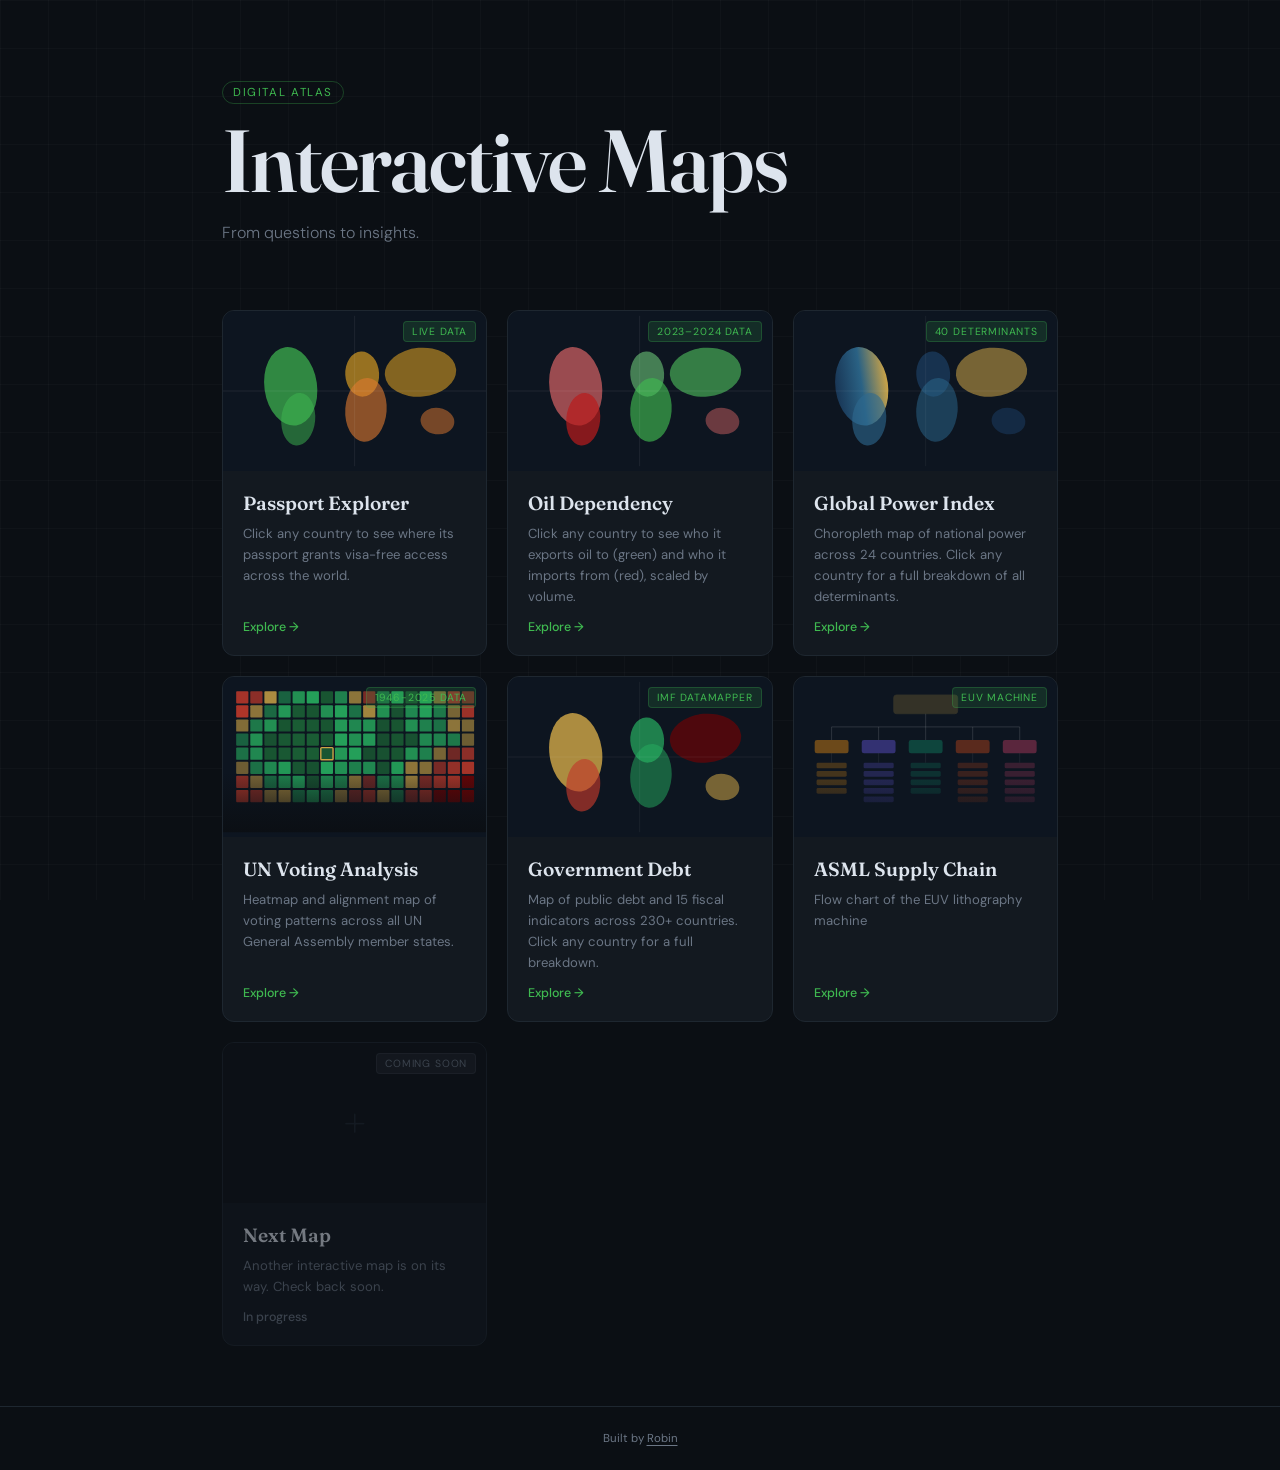
<file: index.html>
<!DOCTYPE html>
<html lang="en">
<head>
  <meta charset="UTF-8" />
  <meta name="viewport" content="width=device-width, initial-scale=1.0"/>
  <title>Digital Atlas</title>
  <link href="https://fonts.googleapis.com/css2?family=Fraunces:ital,opsz,wght@0,9..144,300;0,9..144,600;1,9..144,300&family=DM+Sans:wght@300;400;500&display=swap" rel="stylesheet">
  <link rel="stylesheet" href="shared.css">
  <link rel="stylesheet" href="home.css">
</head>
<body>

  <div class="bg-grid"></div>

  <main>
    <header>
      <div class="title-block">
        <span class="eyebrow">Digital Atlas</span>
        <h1>Interactive Maps</h1>
        <p class="subtitle">From questions to insights.</p>
      </div>
    </header>

    <section class="grid" id="map-grid">

      <!-- Passport Explorer -->
      <a class="card" href="passport-explorer/index.html">
        <div class="card-visual">
          <svg viewBox="0 0 280 160" xmlns="http://www.w3.org/2000/svg" class="preview-map">
            <!-- Rough continental silhouettes as decorative blobs -->
            <!-- Americas -->
            <ellipse cx="72" cy="75" rx="28" ry="42" fill="#3fb950" opacity="0.7" transform="rotate(-8 72 75)"/>
            <ellipse cx="80" cy="110" rx="18" ry="28" fill="#3fb950" opacity="0.5" transform="rotate(5 80 110)"/>
            <!-- Europe/Africa -->
            <ellipse cx="148" cy="62" rx="18" ry="24" fill="#d29922" opacity="0.7" transform="rotate(-3 148 62)"/>
            <ellipse cx="152" cy="100" rx="22" ry="34" fill="#e07a30" opacity="0.6" transform="rotate(4 152 100)"/>
            <!-- Asia -->
            <ellipse cx="210" cy="60" rx="38" ry="26" fill="#d29922" opacity="0.6" transform="rotate(-5 210 60)"/>
            <!-- Australia -->
            <ellipse cx="228" cy="112" rx="18" ry="14" fill="#e07a30" opacity="0.5" transform="rotate(8 228 112)"/>
            <!-- Grid lines -->
            <line x1="0" y1="80" x2="280" y2="80" stroke="rgba(255,255,255,0.08)" stroke-width="1"/>
            <line x1="140" y1="0" x2="140" y2="160" stroke="rgba(255,255,255,0.08)" stroke-width="1"/>
          </svg>
          <div class="card-tag">Live data</div>
        </div>
        <div class="card-body">
          <h2>Passport Explorer</h2>
          <p>Click any country to see where its passport grants visa-free access across the world.</p>
          <span class="card-link">Explore →</span>
        </div>
      </a>

      <!-- Oil Dependency -->
      <a class="card" href="oil-explorer/oil.html">
        <div class="card-visual">
          <svg viewBox="0 0 280 160" xmlns="http://www.w3.org/2000/svg" class="preview-map">
            <ellipse cx="72" cy="75" rx="28" ry="42" fill="#f87171" opacity="0.6" transform="rotate(-8 72 75)"/>
            <ellipse cx="80" cy="110" rx="18" ry="28" fill="#b91c1c" opacity="0.7" transform="rotate(5 80 110)"/>
            <ellipse cx="148" cy="62" rx="18" ry="24" fill="#7ee787" opacity="0.5" transform="rotate(-3 148 62)"/>
            <ellipse cx="152" cy="100" rx="22" ry="34" fill="#3fb950" opacity="0.65" transform="rotate(4 152 100)"/>
            <ellipse cx="210" cy="60" rx="38" ry="26" fill="#56d364" opacity="0.55" transform="rotate(-5 210 60)"/>
            <ellipse cx="228" cy="112" rx="18" ry="14" fill="#f87171" opacity="0.4" transform="rotate(8 228 112)"/>
            <line x1="0" y1="80" x2="280" y2="80" stroke="rgba(255,255,255,0.08)" stroke-width="1"/>
            <line x1="140" y1="0" x2="140" y2="160" stroke="rgba(255,255,255,0.08)" stroke-width="1"/>
          </svg>
          <div class="card-tag">2023–2024 data</div>
        </div>
        <div class="card-body">
          <h2>Oil Dependency</h2>
          <p>Click any country to see who it exports oil to (green) and who it imports from (red), scaled by volume.</p>
          <span class="card-link">Explore →</span>
        </div>
      </a>

      <!-- Power Index -->
      <a class="card" href="ray-dalio map/rd.html">
        <div class="card-visual">
          <svg viewBox="0 0 280 160" xmlns="http://www.w3.org/2000/svg" class="preview-map">
            <defs>
              <linearGradient id="pg" x1="0%" y1="0%" x2="100%" y2="0%">
                <stop offset="0%" style="stop-color:#1a3a5c"/>
                <stop offset="50%" style="stop-color:#2d6a8f"/>
                <stop offset="100%" style="stop-color:#e2b44b"/>
              </linearGradient>
            </defs>
            <ellipse cx="72" cy="75" rx="28" ry="42" fill="url(#pg)" opacity="0.9" transform="rotate(-8 72 75)"/>
            <ellipse cx="80" cy="110" rx="18" ry="28" fill="#2d6a8f" opacity="0.6" transform="rotate(5 80 110)"/>
            <ellipse cx="148" cy="62" rx="18" ry="24" fill="#1a3a5c" opacity="0.8" transform="rotate(-3 148 62)"/>
            <ellipse cx="152" cy="100" rx="22" ry="34" fill="#2d6a8f" opacity="0.5" transform="rotate(4 152 100)"/>
            <ellipse cx="210" cy="60" rx="38" ry="26" fill="#e2b44b" opacity="0.5" transform="rotate(-5 210 60)"/>
            <ellipse cx="228" cy="112" rx="18" ry="14" fill="#1a3a5c" opacity="0.6" transform="rotate(8 228 112)"/>
            <line x1="0" y1="80" x2="280" y2="80" stroke="rgba(255,255,255,0.06)" stroke-width="1"/>
            <line x1="140" y1="0" x2="140" y2="160" stroke="rgba(255,255,255,0.06)" stroke-width="1"/>
          </svg>
          <div class="card-tag">40 determinants</div>
        </div>
        <div class="card-body">
          <h2>Global Power Index</h2>
          <p>Choropleth map of national power across 24 countries. Click any country for a full breakdown of all determinants.</p>
          <span class="card-link">Explore →</span>
        </div>
      </a>

      <!-- UN Voting Analysis -->
      <a class="card" href="un nations voting analysis/un.html">
        <div class="card-visual">
          <svg viewBox="0 0 280 160" xmlns="http://www.w3.org/2000/svg" class="preview-map">
            <!-- Heatmap grid: 18 cols × 9 rows of vote-alignment cells -->
            <!-- Each rect is 13×13 with 2px gap; grid starts at x=14, y=10 -->
            <!-- Row 0 — mixed disagreement -->
            <rect x="14"  y="10" width="13" height="13" rx="1" fill="#c0392b" opacity="0.85"/>
            <rect x="29"  y="10" width="13" height="13" rx="1" fill="#c0392b" opacity="0.7"/>
            <rect x="44"  y="10" width="13" height="13" rx="1" fill="#e2b44b" opacity="0.75"/>
            <rect x="59"  y="10" width="13" height="13" rx="1" fill="#27ae60" opacity="0.5"/>
            <rect x="74"  y="10" width="13" height="13" rx="1" fill="#27ae60" opacity="0.8"/>
            <rect x="89"  y="10" width="13" height="13" rx="1" fill="#27ae60" opacity="0.9"/>
            <rect x="104" y="10" width="13" height="13" rx="1" fill="#1a5c34" opacity="0.9"/>
            <rect x="119" y="10" width="13" height="13" rx="1" fill="#27ae60" opacity="0.7"/>
            <rect x="134" y="10" width="13" height="13" rx="1" fill="#e2b44b" opacity="0.6"/>
            <rect x="149" y="10" width="13" height="13" rx="1" fill="#c0392b" opacity="0.6"/>
            <rect x="164" y="10" width="13" height="13" rx="1" fill="#27ae60" opacity="0.55"/>
            <rect x="179" y="10" width="13" height="13" rx="1" fill="#27ae60" opacity="0.85"/>
            <rect x="194" y="10" width="13" height="13" rx="1" fill="#1a5c34" opacity="0.8"/>
            <rect x="209" y="10" width="13" height="13" rx="1" fill="#27ae60" opacity="0.9"/>
            <rect x="224" y="10" width="13" height="13" rx="1" fill="#e2b44b" opacity="0.5"/>
            <rect x="239" y="10" width="13" height="13" rx="1" fill="#c0392b" opacity="0.7"/>
            <rect x="254" y="10" width="13" height="13" rx="1" fill="#c0392b" opacity="0.55"/>
            <!-- Row 1 -->
            <rect x="14"  y="25" width="13" height="13" rx="1" fill="#c0392b" opacity="0.9"/>
            <rect x="29"  y="25" width="13" height="13" rx="1" fill="#e2b44b" opacity="0.6"/>
            <rect x="44"  y="25" width="13" height="13" rx="1" fill="#27ae60" opacity="0.55"/>
            <rect x="59"  y="25" width="13" height="13" rx="1" fill="#27ae60" opacity="0.85"/>
            <rect x="74"  y="25" width="13" height="13" rx="1" fill="#1a5c34" opacity="0.95"/>
            <rect x="89"  y="25" width="13" height="13" rx="1" fill="#1a5c34" opacity="0.9"/>
            <rect x="104" y="25" width="13" height="13" rx="1" fill="#27ae60" opacity="0.8"/>
            <rect x="119" y="25" width="13" height="13" rx="1" fill="#27ae60" opacity="0.9"/>
            <rect x="134" y="25" width="13" height="13" rx="1" fill="#27ae60" opacity="0.6"/>
            <rect x="149" y="25" width="13" height="13" rx="1" fill="#e2b44b" opacity="0.7"/>
            <rect x="164" y="25" width="13" height="13" rx="1" fill="#27ae60" opacity="0.8"/>
            <rect x="179" y="25" width="13" height="13" rx="1" fill="#1a5c34" opacity="0.85"/>
            <rect x="194" y="25" width="13" height="13" rx="1" fill="#27ae60" opacity="0.75"/>
            <rect x="209" y="25" width="13" height="13" rx="1" fill="#27ae60" opacity="0.9"/>
            <rect x="224" y="25" width="13" height="13" rx="1" fill="#27ae60" opacity="0.65"/>
            <rect x="239" y="25" width="13" height="13" rx="1" fill="#e2b44b" opacity="0.5"/>
            <rect x="254" y="25" width="13" height="13" rx="1" fill="#c0392b" opacity="0.8"/>
            <!-- Row 2 -->
            <rect x="14"  y="40" width="13" height="13" rx="1" fill="#e2b44b" opacity="0.55"/>
            <rect x="29"  y="40" width="13" height="13" rx="1" fill="#27ae60" opacity="0.65"/>
            <rect x="44"  y="40" width="13" height="13" rx="1" fill="#27ae60" opacity="0.8"/>
            <rect x="59"  y="40" width="13" height="13" rx="1" fill="#1a5c34" opacity="0.9"/>
            <rect x="74"  y="40" width="13" height="13" rx="1" fill="#1a5c34" opacity="1"/>
            <rect x="89"  y="40" width="13" height="13" rx="1" fill="#1a5c34" opacity="0.95"/>
            <rect x="104" y="40" width="13" height="13" rx="1" fill="#1a5c34" opacity="0.9"/>
            <rect x="119" y="40" width="13" height="13" rx="1" fill="#27ae60" opacity="0.85"/>
            <rect x="134" y="40" width="13" height="13" rx="1" fill="#27ae60" opacity="0.75"/>
            <rect x="149" y="40" width="13" height="13" rx="1" fill="#27ae60" opacity="0.8"/>
            <rect x="164" y="40" width="13" height="13" rx="1" fill="#1a5c34" opacity="0.85"/>
            <rect x="179" y="40" width="13" height="13" rx="1" fill="#1a5c34" opacity="0.9"/>
            <rect x="194" y="40" width="13" height="13" rx="1" fill="#27ae60" opacity="0.8"/>
            <rect x="209" y="40" width="13" height="13" rx="1" fill="#27ae60" opacity="0.7"/>
            <rect x="224" y="40" width="13" height="13" rx="1" fill="#27ae60" opacity="0.6"/>
            <rect x="239" y="40" width="13" height="13" rx="1" fill="#e2b44b" opacity="0.6"/>
            <rect x="254" y="40" width="13" height="13" rx="1" fill="#e2b44b" opacity="0.5"/>
            <!-- Row 3 -->
            <rect x="14"  y="55" width="13" height="13" rx="1" fill="#27ae60" opacity="0.5"/>
            <rect x="29"  y="55" width="13" height="13" rx="1" fill="#27ae60" opacity="0.8"/>
            <rect x="44"  y="55" width="13" height="13" rx="1" fill="#1a5c34" opacity="0.85"/>
            <rect x="59"  y="55" width="13" height="13" rx="1" fill="#1a5c34" opacity="0.95"/>
            <rect x="74"  y="55" width="13" height="13" rx="1" fill="#1a5c34" opacity="1"/>
            <rect x="89"  y="55" width="13" height="13" rx="1" fill="#1a5c34" opacity="1"/>
            <rect x="104" y="55" width="13" height="13" rx="1" fill="#1a5c34" opacity="0.95"/>
            <rect x="119" y="55" width="13" height="13" rx="1" fill="#27ae60" opacity="0.9"/>
            <rect x="134" y="55" width="13" height="13" rx="1" fill="#27ae60" opacity="0.8"/>
            <rect x="149" y="55" width="13" height="13" rx="1" fill="#27ae60" opacity="0.85"/>
            <rect x="164" y="55" width="13" height="13" rx="1" fill="#1a5c34" opacity="0.8"/>
            <rect x="179" y="55" width="13" height="13" rx="1" fill="#1a5c34" opacity="0.9"/>
            <rect x="194" y="55" width="13" height="13" rx="1" fill="#1a5c34" opacity="0.85"/>
            <rect x="209" y="55" width="13" height="13" rx="1" fill="#27ae60" opacity="0.75"/>
            <rect x="224" y="55" width="13" height="13" rx="1" fill="#27ae60" opacity="0.7"/>
            <rect x="239" y="55" width="13" height="13" rx="1" fill="#27ae60" opacity="0.65"/>
            <rect x="254" y="55" width="13" height="13" rx="1" fill="#e2b44b" opacity="0.45"/>
            <!-- Row 4 — diagonal highlight (selected country) -->
            <rect x="14"  y="70" width="13" height="13" rx="1" fill="#27ae60" opacity="0.6"/>
            <rect x="29"  y="70" width="13" height="13" rx="1" fill="#27ae60" opacity="0.75"/>
            <rect x="44"  y="70" width="13" height="13" rx="1" fill="#1a5c34" opacity="0.9"/>
            <rect x="59"  y="70" width="13" height="13" rx="1" fill="#1a5c34" opacity="0.95"/>
            <rect x="74"  y="70" width="13" height="13" rx="1" fill="#1a5c34" opacity="1"/>
            <rect x="89"  y="70" width="13" height="13" rx="1" fill="#1a5c34" opacity="1"/>
            <rect x="104" y="70" width="13" height="13" rx="1" fill="#1a5c34" opacity="0.9" stroke="#e2b44b" stroke-width="1.5"/>
            <rect x="119" y="70" width="13" height="13" rx="1" fill="#27ae60" opacity="0.85"/>
            <rect x="134" y="70" width="13" height="13" rx="1" fill="#27ae60" opacity="0.9"/>
            <rect x="149" y="70" width="13" height="13" rx="1" fill="#1a5c34" opacity="0.8"/>
            <rect x="164" y="70" width="13" height="13" rx="1" fill="#1a5c34" opacity="0.85"/>
            <rect x="179" y="70" width="13" height="13" rx="1" fill="#1a5c34" opacity="0.9"/>
            <rect x="194" y="70" width="13" height="13" rx="1" fill="#27ae60" opacity="0.8"/>
            <rect x="209" y="70" width="13" height="13" rx="1" fill="#27ae60" opacity="0.7"/>
            <rect x="224" y="70" width="13" height="13" rx="1" fill="#e2b44b" opacity="0.5"/>
            <rect x="239" y="70" width="13" height="13" rx="1" fill="#c0392b" opacity="0.55"/>
            <rect x="254" y="70" width="13" height="13" rx="1" fill="#c0392b" opacity="0.7"/>
            <!-- Row 5 -->
            <rect x="14"  y="85" width="13" height="13" rx="1" fill="#e2b44b" opacity="0.45"/>
            <rect x="29"  y="85" width="13" height="13" rx="1" fill="#27ae60" opacity="0.6"/>
            <rect x="44"  y="85" width="13" height="13" rx="1" fill="#27ae60" opacity="0.75"/>
            <rect x="59"  y="85" width="13" height="13" rx="1" fill="#27ae60" opacity="0.85"/>
            <rect x="74"  y="85" width="13" height="13" rx="1" fill="#1a5c34" opacity="0.9"/>
            <rect x="89"  y="85" width="13" height="13" rx="1" fill="#1a5c34" opacity="0.85"/>
            <rect x="104" y="85" width="13" height="13" rx="1" fill="#27ae60" opacity="0.9"/>
            <rect x="119" y="85" width="13" height="13" rx="1" fill="#27ae60" opacity="0.8"/>
            <rect x="134" y="85" width="13" height="13" rx="1" fill="#27ae60" opacity="0.7"/>
            <rect x="149" y="85" width="13" height="13" rx="1" fill="#27ae60" opacity="0.75"/>
            <rect x="164" y="85" width="13" height="13" rx="1" fill="#1a5c34" opacity="0.8"/>
            <rect x="179" y="85" width="13" height="13" rx="1" fill="#27ae60" opacity="0.85"/>
            <rect x="194" y="85" width="13" height="13" rx="1" fill="#e2b44b" opacity="0.6"/>
            <rect x="209" y="85" width="13" height="13" rx="1" fill="#e2b44b" opacity="0.55"/>
            <rect x="224" y="85" width="13" height="13" rx="1" fill="#c0392b" opacity="0.6"/>
            <rect x="239" y="85" width="13" height="13" rx="1" fill="#c0392b" opacity="0.75"/>
            <rect x="254" y="85" width="13" height="13" rx="1" fill="#c0392b" opacity="0.85"/>
            <!-- Row 6 -->
            <rect x="14"  y="100" width="13" height="13" rx="1" fill="#c0392b" opacity="0.7"/>
            <rect x="29"  y="100" width="13" height="13" rx="1" fill="#e2b44b" opacity="0.5"/>
            <rect x="44"  y="100" width="13" height="13" rx="1" fill="#27ae60" opacity="0.55"/>
            <rect x="59"  y="100" width="13" height="13" rx="1" fill="#27ae60" opacity="0.7"/>
            <rect x="74"  y="100" width="13" height="13" rx="1" fill="#27ae60" opacity="0.8"/>
            <rect x="89"  y="100" width="13" height="13" rx="1" fill="#1a5c34" opacity="0.8"/>
            <rect x="104" y="100" width="13" height="13" rx="1" fill="#27ae60" opacity="0.75"/>
            <rect x="119" y="100" width="13" height="13" rx="1" fill="#27ae60" opacity="0.65"/>
            <rect x="134" y="100" width="13" height="13" rx="1" fill="#e2b44b" opacity="0.55"/>
            <rect x="149" y="100" width="13" height="13" rx="1" fill="#c0392b" opacity="0.5"/>
            <rect x="164" y="100" width="13" height="13" rx="1" fill="#27ae60" opacity="0.6"/>
            <rect x="179" y="100" width="13" height="13" rx="1" fill="#27ae60" opacity="0.7"/>
            <rect x="194" y="100" width="13" height="13" rx="1" fill="#e2b44b" opacity="0.65"/>
            <rect x="209" y="100" width="13" height="13" rx="1" fill="#c0392b" opacity="0.6"/>
            <rect x="224" y="100" width="13" height="13" rx="1" fill="#c0392b" opacity="0.75"/>
            <rect x="239" y="100" width="13" height="13" rx="1" fill="#c0392b" opacity="0.85"/>
            <rect x="254" y="100" width="13" height="13" rx="1" fill="#7b0000" opacity="0.8"/>
            <!-- Row 7 -->
            <rect x="14"  y="115" width="13" height="13" rx="1" fill="#c0392b" opacity="0.85"/>
            <rect x="29"  y="115" width="13" height="13" rx="1" fill="#c0392b" opacity="0.65"/>
            <rect x="44"  y="115" width="13" height="13" rx="1" fill="#e2b44b" opacity="0.5"/>
            <rect x="59"  y="115" width="13" height="13" rx="1" fill="#e2b44b" opacity="0.6"/>
            <rect x="74"  y="115" width="13" height="13" rx="1" fill="#27ae60" opacity="0.55"/>
            <rect x="89"  y="115" width="13" height="13" rx="1" fill="#27ae60" opacity="0.7"/>
            <rect x="104" y="115" width="13" height="13" rx="1" fill="#27ae60" opacity="0.6"/>
            <rect x="119" y="115" width="13" height="13" rx="1" fill="#e2b44b" opacity="0.5"/>
            <rect x="134" y="115" width="13" height="13" rx="1" fill="#c0392b" opacity="0.5"/>
            <rect x="149" y="115" width="13" height="13" rx="1" fill="#c0392b" opacity="0.65"/>
            <rect x="164" y="115" width="13" height="13" rx="1" fill="#e2b44b" opacity="0.55"/>
            <rect x="179" y="115" width="13" height="13" rx="1" fill="#27ae60" opacity="0.5"/>
            <rect x="194" y="115" width="13" height="13" rx="1" fill="#c0392b" opacity="0.55"/>
            <rect x="209" y="115" width="13" height="13" rx="1" fill="#c0392b" opacity="0.7"/>
            <rect x="224" y="115" width="13" height="13" rx="1" fill="#7b0000" opacity="0.75"/>
            <rect x="239" y="115" width="13" height="13" rx="1" fill="#7b0000" opacity="0.85"/>
            <rect x="254" y="115" width="13" height="13" rx="1" fill="#7b0000" opacity="0.9"/>
            <!-- Gradient fade overlay at bottom -->
            <defs>
              <linearGradient id="fade-un" x1="0" y1="0" x2="0" y2="1">
                <stop offset="60%" stop-color="#0b0f14" stop-opacity="0"/>
                <stop offset="100%" stop-color="#0b0f14" stop-opacity="1"/>
              </linearGradient>
            </defs>
            <rect x="0" y="0" width="280" height="160" fill="url(#fade-un)"/>
          </svg>
          <div class="card-tag">1946-2025 data</div>
        </div>
        <div class="card-body">
          <h2>UN Voting Analysis</h2>
          <p>Heatmap and alignment map of voting patterns across all UN General Assembly member states.</p>
          <span class="card-link">Explore →</span>
        </div>
      </a>

      <!-- Government Debt -->
      <a class="card" href="bond exposure/bond.html">
        <div class="card-visual">
          <svg viewBox="0 0 280 160" xmlns="http://www.w3.org/2000/svg" class="preview-map">
            <defs>
              <linearGradient id="pg2" x1="0%" y1="0%" x2="100%" y2="0%">
                <stop offset="0%" style="stop-color:#1a3a2a"/>
                <stop offset="40%" style="stop-color:#27ae60"/>
                <stop offset="70%" style="stop-color:#e2b44b"/>
                <stop offset="100%" style="stop-color:#7b0000"/>
              </linearGradient>
            </defs>
            <ellipse cx="72" cy="75" rx="28" ry="42" fill="#e2b44b" opacity="0.75" transform="rotate(-8 72 75)"/>
            <ellipse cx="80" cy="110" rx="18" ry="28" fill="#c0392b" opacity="0.65" transform="rotate(5 80 110)"/>
            <ellipse cx="148" cy="62" rx="18" ry="24" fill="#27ae60" opacity="0.7" transform="rotate(-3 148 62)"/>
            <ellipse cx="152" cy="100" rx="22" ry="34" fill="#27ae60" opacity="0.5" transform="rotate(4 152 100)"/>
            <ellipse cx="210" cy="60" rx="38" ry="26" fill="#7b0000" opacity="0.6" transform="rotate(-5 210 60)"/>
            <ellipse cx="228" cy="112" rx="18" ry="14" fill="#e2b44b" opacity="0.5" transform="rotate(8 228 112)"/>
            <line x1="0" y1="80" x2="280" y2="80" stroke="rgba(255,255,255,0.06)" stroke-width="1"/>
            <line x1="140" y1="0" x2="140" y2="160" stroke="rgba(255,255,255,0.06)" stroke-width="1"/>
          </svg>
          <div class="card-tag">IMF DataMapper</div>
        </div>
        <div class="card-body">
          <h2>Government Debt</h2>
          <p>Map of public debt and 15 fiscal indicators across 230+ countries. Click any country for a full breakdown.</p>
          <span class="card-link">Explore →</span>
        </div>
      </a>

      <!-- ASML Supply Chain -->
      <a class="card" href="asml supply chain/asml.html">
        <div class="card-visual">
          <svg viewBox="0 0 280 160" xmlns="http://www.w3.org/2000/svg" class="preview-map">
            <!-- Top central node (machine) -->
            <rect x="106" y="14" width="68" height="20" rx="3" fill="#e2b44b" opacity="0.18" stroke="#e2b44b" stroke-width="0.8"/>
            <line x1="140" y1="34" x2="140" y2="48" stroke="rgba(255,255,255,0.18)" stroke-width="0.8"/>
            <!-- Horizontal spine -->
            <line x1="40" y1="48" x2="240" y2="48" stroke="rgba(255,255,255,0.18)" stroke-width="0.8"/>
            <!-- 5 verticals down -->
            <line x1="40"  y1="48" x2="40"  y2="62" stroke="rgba(255,255,255,0.18)" stroke-width="0.8"/>
            <line x1="90"  y1="48" x2="90"  y2="62" stroke="rgba(255,255,255,0.18)" stroke-width="0.8"/>
            <line x1="140" y1="48" x2="140" y2="62" stroke="rgba(255,255,255,0.18)" stroke-width="0.8"/>
            <line x1="190" y1="48" x2="190" y2="62" stroke="rgba(255,255,255,0.18)" stroke-width="0.8"/>
            <line x1="240" y1="48" x2="240" y2="62" stroke="rgba(255,255,255,0.18)" stroke-width="0.8"/>
            <!-- 5 subsystem nodes -->
            <rect x="22"  y="62" width="36" height="14" rx="2.5" fill="#BA7517" opacity="0.55"/>
            <rect x="72"  y="62" width="36" height="14" rx="2.5" fill="#534AB7" opacity="0.55"/>
            <rect x="122" y="62" width="36" height="14" rx="2.5" fill="#0F6E56" opacity="0.55"/>
            <rect x="172" y="62" width="36" height="14" rx="2.5" fill="#993C1D" opacity="0.55"/>
            <rect x="222" y="62" width="36" height="14" rx="2.5" fill="#993556" opacity="0.55"/>
            <!-- branches -->
            <line x1="40"  y1="76" x2="40"  y2="86" stroke="rgba(255,255,255,0.12)" stroke-width="0.6"/>
            <line x1="90"  y1="76" x2="90"  y2="86" stroke="rgba(255,255,255,0.12)" stroke-width="0.6"/>
            <line x1="140" y1="76" x2="140" y2="86" stroke="rgba(255,255,255,0.12)" stroke-width="0.6"/>
            <line x1="190" y1="76" x2="190" y2="86" stroke="rgba(255,255,255,0.12)" stroke-width="0.6"/>
            <line x1="240" y1="76" x2="240" y2="86" stroke="rgba(255,255,255,0.12)" stroke-width="0.6"/>
            <!-- subcomponent rows -->
            <rect x="24" y="86"  width="32" height="6" rx="1.5" fill="#BA7517" opacity="0.32"/>
            <rect x="24" y="95"  width="32" height="6" rx="1.5" fill="#BA7517" opacity="0.32"/>
            <rect x="24" y="104" width="32" height="6" rx="1.5" fill="#BA7517" opacity="0.32"/>
            <rect x="24" y="113" width="32" height="6" rx="1.5" fill="#BA7517" opacity="0.32"/>
            <rect x="74" y="86"  width="32" height="6" rx="1.5" fill="#534AB7" opacity="0.32"/>
            <rect x="74" y="95"  width="32" height="6" rx="1.5" fill="#534AB7" opacity="0.32"/>
            <rect x="74" y="104" width="32" height="6" rx="1.5" fill="#534AB7" opacity="0.32"/>
            <rect x="74" y="113" width="32" height="6" rx="1.5" fill="#534AB7" opacity="0.32"/>
            <rect x="74" y="122" width="32" height="6" rx="1.5" fill="#534AB7" opacity="0.32"/>
            <rect x="124" y="86"  width="32" height="6" rx="1.5" fill="#0F6E56" opacity="0.32"/>
            <rect x="124" y="95"  width="32" height="6" rx="1.5" fill="#0F6E56" opacity="0.32"/>
            <rect x="124" y="104" width="32" height="6" rx="1.5" fill="#0F6E56" opacity="0.32"/>
            <rect x="124" y="113" width="32" height="6" rx="1.5" fill="#0F6E56" opacity="0.32"/>
            <rect x="174" y="86"  width="32" height="6" rx="1.5" fill="#993C1D" opacity="0.32"/>
            <rect x="174" y="95"  width="32" height="6" rx="1.5" fill="#993C1D" opacity="0.32"/>
            <rect x="174" y="104" width="32" height="6" rx="1.5" fill="#993C1D" opacity="0.32"/>
            <rect x="174" y="113" width="32" height="6" rx="1.5" fill="#993C1D" opacity="0.32"/>
            <rect x="174" y="122" width="32" height="6" rx="1.5" fill="#993C1D" opacity="0.32"/>
            <rect x="224" y="86"  width="32" height="6" rx="1.5" fill="#993556" opacity="0.32"/>
            <rect x="224" y="95"  width="32" height="6" rx="1.5" fill="#993556" opacity="0.32"/>
            <rect x="224" y="104" width="32" height="6" rx="1.5" fill="#993556" opacity="0.32"/>
            <rect x="224" y="113" width="32" height="6" rx="1.5" fill="#993556" opacity="0.32"/>
            <rect x="224" y="122" width="32" height="6" rx="1.5" fill="#993556" opacity="0.32"/>
            <!-- Gradient fade overlay at bottom -->
            <defs>
              <linearGradient id="fade-asml" x1="0" y1="0" x2="0" y2="1">
                <stop offset="65%" stop-color="#0d1520" stop-opacity="0"/>
                <stop offset="100%" stop-color="#0d1520" stop-opacity="1"/>
              </linearGradient>
            </defs>
            <rect x="0" y="0" width="280" height="160" fill="url(#fade-asml)"/>
          </svg>
          <div class="card-tag">EUV machine</div>
        </div>
        <div class="card-body">
          <h2>ASML Supply Chain</h2>
          <p>Flow chart of the EUV lithography machine</p>
          <span class="card-link">Explore →</span>
        </div>
      </a>

      <!-- Coming Soon placeholder -->
      <div class="card card--soon">
        <div class="card-visual card-visual--muted">
          <div class="soon-icon">+</div>
          <div class="card-tag card-tag--soon">Coming soon</div>
        </div>
        <div class="card-body">
          <h2>Next Map</h2>
          <p>Another interactive map is on its way. Check back soon.</p>
          <span class="card-link card-link--muted">In progress</span>
        </div>
      </div>

    </section>
  </main>

  <footer>
    <p>Built by <a href="https://www.linkedin.com/in/robin-koolen/" target="_blank" rel="noopener">Robin</a></p>
  </footer>

</body>
</html>
</file>
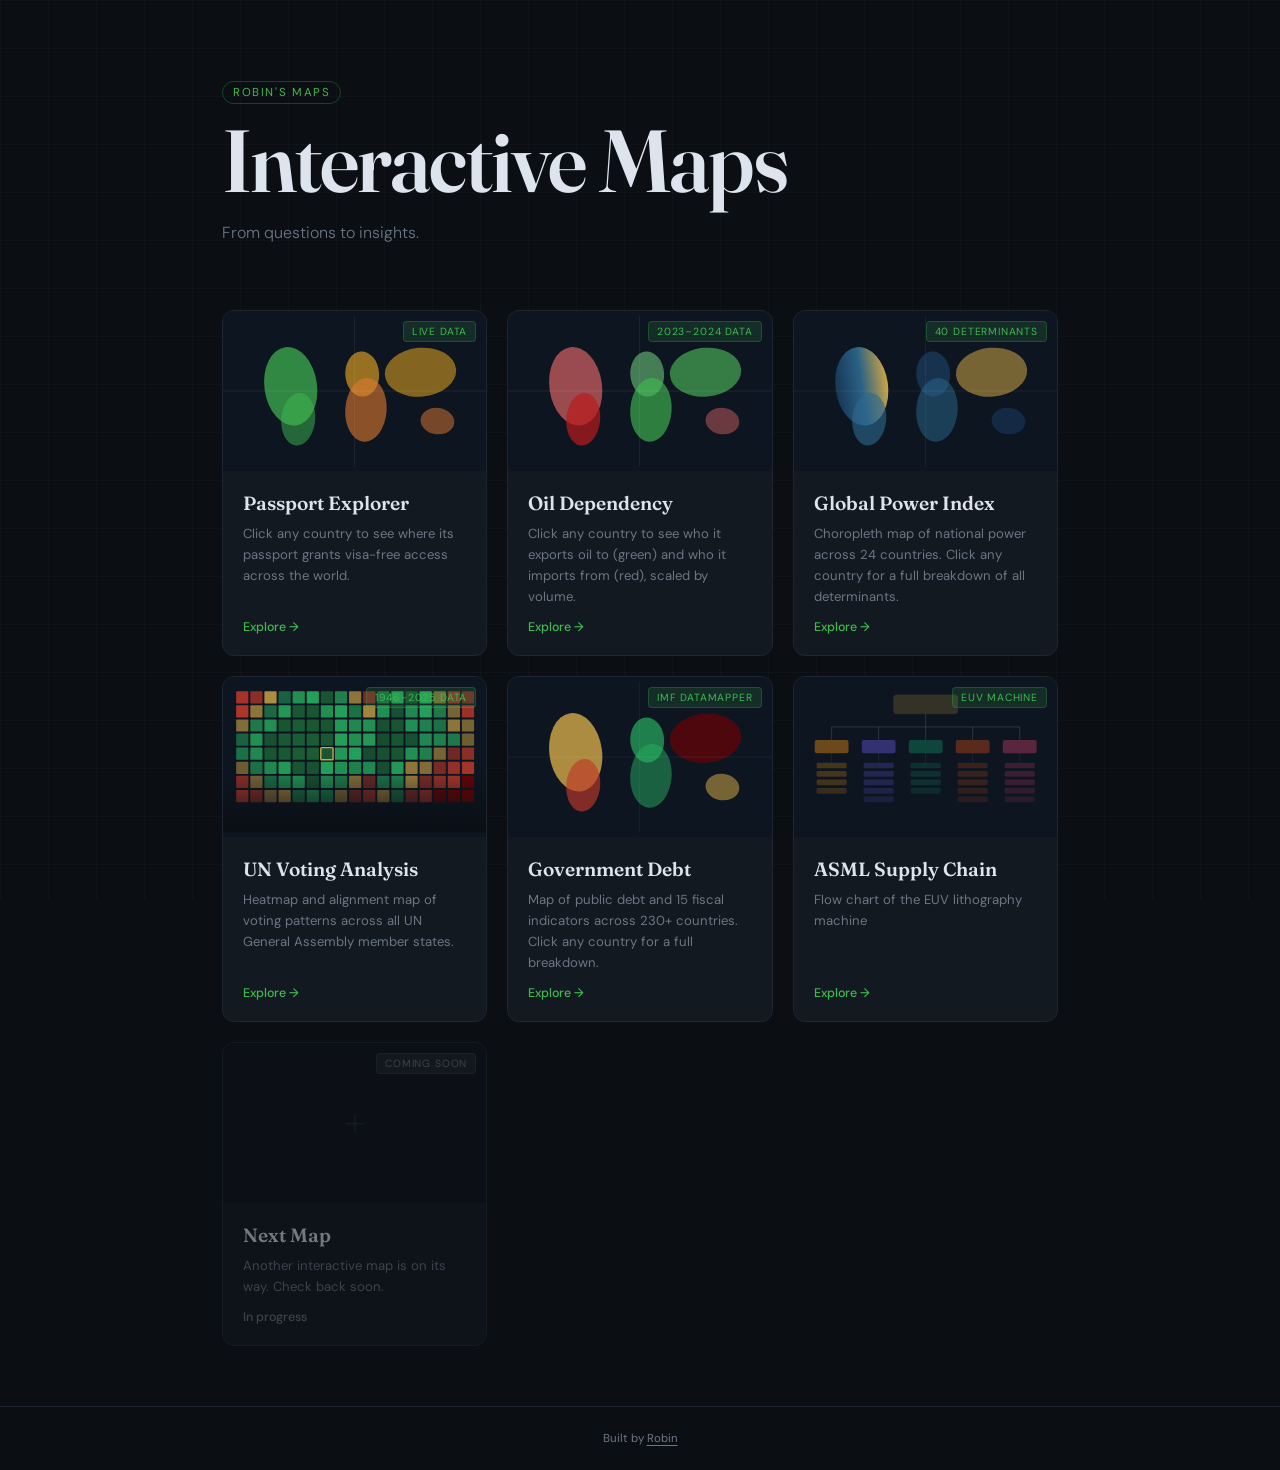
<file: home.html>
<!DOCTYPE html>
<html lang="en">
<head>
  <meta charset="UTF-8" />
  <meta name="viewport" content="width=device-width, initial-scale=1.0"/>
  <title>Robin's Maps</title>
  <link href="https://fonts.googleapis.com/css2?family=Fraunces:ital,opsz,wght@0,9..144,300;0,9..144,600;1,9..144,300&family=DM+Sans:wght@300;400;500&display=swap" rel="stylesheet">
  <link rel="stylesheet" href="shared.css">
  <link rel="stylesheet" href="home.css">
</head>
<body>

  <div class="bg-grid"></div>

  <main>
    <header>
      <div class="title-block">
        <span class="eyebrow">Robin's Maps</span>
        <h1>Interactive Maps</h1>
        <p class="subtitle">From questions to insights.</p>
      </div>
    </header>

    <section class="grid" id="map-grid">

      <!-- Passport Explorer -->
      <a class="card" href="passport-explorer/index.html">
        <div class="card-visual">
          <svg viewBox="0 0 280 160" xmlns="http://www.w3.org/2000/svg" class="preview-map">
            <!-- Rough continental silhouettes as decorative blobs -->
            <!-- Americas -->
            <ellipse cx="72" cy="75" rx="28" ry="42" fill="#3fb950" opacity="0.7" transform="rotate(-8 72 75)"/>
            <ellipse cx="80" cy="110" rx="18" ry="28" fill="#3fb950" opacity="0.5" transform="rotate(5 80 110)"/>
            <!-- Europe/Africa -->
            <ellipse cx="148" cy="62" rx="18" ry="24" fill="#d29922" opacity="0.7" transform="rotate(-3 148 62)"/>
            <ellipse cx="152" cy="100" rx="22" ry="34" fill="#e07a30" opacity="0.6" transform="rotate(4 152 100)"/>
            <!-- Asia -->
            <ellipse cx="210" cy="60" rx="38" ry="26" fill="#d29922" opacity="0.6" transform="rotate(-5 210 60)"/>
            <!-- Australia -->
            <ellipse cx="228" cy="112" rx="18" ry="14" fill="#e07a30" opacity="0.5" transform="rotate(8 228 112)"/>
            <!-- Grid lines -->
            <line x1="0" y1="80" x2="280" y2="80" stroke="rgba(255,255,255,0.08)" stroke-width="1"/>
            <line x1="140" y1="0" x2="140" y2="160" stroke="rgba(255,255,255,0.08)" stroke-width="1"/>
          </svg>
          <div class="card-tag">Live data</div>
        </div>
        <div class="card-body">
          <h2>Passport Explorer</h2>
          <p>Click any country to see where its passport grants visa-free access across the world.</p>
          <span class="card-link">Explore →</span>
        </div>
      </a>

      <!-- Oil Dependency -->
      <a class="card" href="oil-explorer/oil.html">
        <div class="card-visual">
          <svg viewBox="0 0 280 160" xmlns="http://www.w3.org/2000/svg" class="preview-map">
            <ellipse cx="72" cy="75" rx="28" ry="42" fill="#f87171" opacity="0.6" transform="rotate(-8 72 75)"/>
            <ellipse cx="80" cy="110" rx="18" ry="28" fill="#b91c1c" opacity="0.7" transform="rotate(5 80 110)"/>
            <ellipse cx="148" cy="62" rx="18" ry="24" fill="#7ee787" opacity="0.5" transform="rotate(-3 148 62)"/>
            <ellipse cx="152" cy="100" rx="22" ry="34" fill="#3fb950" opacity="0.65" transform="rotate(4 152 100)"/>
            <ellipse cx="210" cy="60" rx="38" ry="26" fill="#56d364" opacity="0.55" transform="rotate(-5 210 60)"/>
            <ellipse cx="228" cy="112" rx="18" ry="14" fill="#f87171" opacity="0.4" transform="rotate(8 228 112)"/>
            <line x1="0" y1="80" x2="280" y2="80" stroke="rgba(255,255,255,0.08)" stroke-width="1"/>
            <line x1="140" y1="0" x2="140" y2="160" stroke="rgba(255,255,255,0.08)" stroke-width="1"/>
          </svg>
          <div class="card-tag">2023–2024 data</div>
        </div>
        <div class="card-body">
          <h2>Oil Dependency</h2>
          <p>Click any country to see who it exports oil to (green) and who it imports from (red), scaled by volume.</p>
          <span class="card-link">Explore →</span>
        </div>
      </a>

      <!-- Power Index -->
      <a class="card" href="ray-dalio map/rd.html">
        <div class="card-visual">
          <svg viewBox="0 0 280 160" xmlns="http://www.w3.org/2000/svg" class="preview-map">
            <defs>
              <linearGradient id="pg" x1="0%" y1="0%" x2="100%" y2="0%">
                <stop offset="0%" style="stop-color:#1a3a5c"/>
                <stop offset="50%" style="stop-color:#2d6a8f"/>
                <stop offset="100%" style="stop-color:#e2b44b"/>
              </linearGradient>
            </defs>
            <ellipse cx="72" cy="75" rx="28" ry="42" fill="url(#pg)" opacity="0.9" transform="rotate(-8 72 75)"/>
            <ellipse cx="80" cy="110" rx="18" ry="28" fill="#2d6a8f" opacity="0.6" transform="rotate(5 80 110)"/>
            <ellipse cx="148" cy="62" rx="18" ry="24" fill="#1a3a5c" opacity="0.8" transform="rotate(-3 148 62)"/>
            <ellipse cx="152" cy="100" rx="22" ry="34" fill="#2d6a8f" opacity="0.5" transform="rotate(4 152 100)"/>
            <ellipse cx="210" cy="60" rx="38" ry="26" fill="#e2b44b" opacity="0.5" transform="rotate(-5 210 60)"/>
            <ellipse cx="228" cy="112" rx="18" ry="14" fill="#1a3a5c" opacity="0.6" transform="rotate(8 228 112)"/>
            <line x1="0" y1="80" x2="280" y2="80" stroke="rgba(255,255,255,0.06)" stroke-width="1"/>
            <line x1="140" y1="0" x2="140" y2="160" stroke="rgba(255,255,255,0.06)" stroke-width="1"/>
          </svg>
          <div class="card-tag">40 determinants</div>
        </div>
        <div class="card-body">
          <h2>Global Power Index</h2>
          <p>Choropleth map of national power across 24 countries. Click any country for a full breakdown of all determinants.</p>
          <span class="card-link">Explore →</span>
        </div>
      </a>

      <!-- UN Voting Analysis -->
      <a class="card" href="un nations voting analysis/un.html">
        <div class="card-visual">
          <svg viewBox="0 0 280 160" xmlns="http://www.w3.org/2000/svg" class="preview-map">
            <!-- Heatmap grid: 18 cols × 9 rows of vote-alignment cells -->
            <!-- Each rect is 13×13 with 2px gap; grid starts at x=14, y=10 -->
            <!-- Row 0 — mixed disagreement -->
            <rect x="14"  y="10" width="13" height="13" rx="1" fill="#c0392b" opacity="0.85"/>
            <rect x="29"  y="10" width="13" height="13" rx="1" fill="#c0392b" opacity="0.7"/>
            <rect x="44"  y="10" width="13" height="13" rx="1" fill="#e2b44b" opacity="0.75"/>
            <rect x="59"  y="10" width="13" height="13" rx="1" fill="#27ae60" opacity="0.5"/>
            <rect x="74"  y="10" width="13" height="13" rx="1" fill="#27ae60" opacity="0.8"/>
            <rect x="89"  y="10" width="13" height="13" rx="1" fill="#27ae60" opacity="0.9"/>
            <rect x="104" y="10" width="13" height="13" rx="1" fill="#1a5c34" opacity="0.9"/>
            <rect x="119" y="10" width="13" height="13" rx="1" fill="#27ae60" opacity="0.7"/>
            <rect x="134" y="10" width="13" height="13" rx="1" fill="#e2b44b" opacity="0.6"/>
            <rect x="149" y="10" width="13" height="13" rx="1" fill="#c0392b" opacity="0.6"/>
            <rect x="164" y="10" width="13" height="13" rx="1" fill="#27ae60" opacity="0.55"/>
            <rect x="179" y="10" width="13" height="13" rx="1" fill="#27ae60" opacity="0.85"/>
            <rect x="194" y="10" width="13" height="13" rx="1" fill="#1a5c34" opacity="0.8"/>
            <rect x="209" y="10" width="13" height="13" rx="1" fill="#27ae60" opacity="0.9"/>
            <rect x="224" y="10" width="13" height="13" rx="1" fill="#e2b44b" opacity="0.5"/>
            <rect x="239" y="10" width="13" height="13" rx="1" fill="#c0392b" opacity="0.7"/>
            <rect x="254" y="10" width="13" height="13" rx="1" fill="#c0392b" opacity="0.55"/>
            <!-- Row 1 -->
            <rect x="14"  y="25" width="13" height="13" rx="1" fill="#c0392b" opacity="0.9"/>
            <rect x="29"  y="25" width="13" height="13" rx="1" fill="#e2b44b" opacity="0.6"/>
            <rect x="44"  y="25" width="13" height="13" rx="1" fill="#27ae60" opacity="0.55"/>
            <rect x="59"  y="25" width="13" height="13" rx="1" fill="#27ae60" opacity="0.85"/>
            <rect x="74"  y="25" width="13" height="13" rx="1" fill="#1a5c34" opacity="0.95"/>
            <rect x="89"  y="25" width="13" height="13" rx="1" fill="#1a5c34" opacity="0.9"/>
            <rect x="104" y="25" width="13" height="13" rx="1" fill="#27ae60" opacity="0.8"/>
            <rect x="119" y="25" width="13" height="13" rx="1" fill="#27ae60" opacity="0.9"/>
            <rect x="134" y="25" width="13" height="13" rx="1" fill="#27ae60" opacity="0.6"/>
            <rect x="149" y="25" width="13" height="13" rx="1" fill="#e2b44b" opacity="0.7"/>
            <rect x="164" y="25" width="13" height="13" rx="1" fill="#27ae60" opacity="0.8"/>
            <rect x="179" y="25" width="13" height="13" rx="1" fill="#1a5c34" opacity="0.85"/>
            <rect x="194" y="25" width="13" height="13" rx="1" fill="#27ae60" opacity="0.75"/>
            <rect x="209" y="25" width="13" height="13" rx="1" fill="#27ae60" opacity="0.9"/>
            <rect x="224" y="25" width="13" height="13" rx="1" fill="#27ae60" opacity="0.65"/>
            <rect x="239" y="25" width="13" height="13" rx="1" fill="#e2b44b" opacity="0.5"/>
            <rect x="254" y="25" width="13" height="13" rx="1" fill="#c0392b" opacity="0.8"/>
            <!-- Row 2 -->
            <rect x="14"  y="40" width="13" height="13" rx="1" fill="#e2b44b" opacity="0.55"/>
            <rect x="29"  y="40" width="13" height="13" rx="1" fill="#27ae60" opacity="0.65"/>
            <rect x="44"  y="40" width="13" height="13" rx="1" fill="#27ae60" opacity="0.8"/>
            <rect x="59"  y="40" width="13" height="13" rx="1" fill="#1a5c34" opacity="0.9"/>
            <rect x="74"  y="40" width="13" height="13" rx="1" fill="#1a5c34" opacity="1"/>
            <rect x="89"  y="40" width="13" height="13" rx="1" fill="#1a5c34" opacity="0.95"/>
            <rect x="104" y="40" width="13" height="13" rx="1" fill="#1a5c34" opacity="0.9"/>
            <rect x="119" y="40" width="13" height="13" rx="1" fill="#27ae60" opacity="0.85"/>
            <rect x="134" y="40" width="13" height="13" rx="1" fill="#27ae60" opacity="0.75"/>
            <rect x="149" y="40" width="13" height="13" rx="1" fill="#27ae60" opacity="0.8"/>
            <rect x="164" y="40" width="13" height="13" rx="1" fill="#1a5c34" opacity="0.85"/>
            <rect x="179" y="40" width="13" height="13" rx="1" fill="#1a5c34" opacity="0.9"/>
            <rect x="194" y="40" width="13" height="13" rx="1" fill="#27ae60" opacity="0.8"/>
            <rect x="209" y="40" width="13" height="13" rx="1" fill="#27ae60" opacity="0.7"/>
            <rect x="224" y="40" width="13" height="13" rx="1" fill="#27ae60" opacity="0.6"/>
            <rect x="239" y="40" width="13" height="13" rx="1" fill="#e2b44b" opacity="0.6"/>
            <rect x="254" y="40" width="13" height="13" rx="1" fill="#e2b44b" opacity="0.5"/>
            <!-- Row 3 -->
            <rect x="14"  y="55" width="13" height="13" rx="1" fill="#27ae60" opacity="0.5"/>
            <rect x="29"  y="55" width="13" height="13" rx="1" fill="#27ae60" opacity="0.8"/>
            <rect x="44"  y="55" width="13" height="13" rx="1" fill="#1a5c34" opacity="0.85"/>
            <rect x="59"  y="55" width="13" height="13" rx="1" fill="#1a5c34" opacity="0.95"/>
            <rect x="74"  y="55" width="13" height="13" rx="1" fill="#1a5c34" opacity="1"/>
            <rect x="89"  y="55" width="13" height="13" rx="1" fill="#1a5c34" opacity="1"/>
            <rect x="104" y="55" width="13" height="13" rx="1" fill="#1a5c34" opacity="0.95"/>
            <rect x="119" y="55" width="13" height="13" rx="1" fill="#27ae60" opacity="0.9"/>
            <rect x="134" y="55" width="13" height="13" rx="1" fill="#27ae60" opacity="0.8"/>
            <rect x="149" y="55" width="13" height="13" rx="1" fill="#27ae60" opacity="0.85"/>
            <rect x="164" y="55" width="13" height="13" rx="1" fill="#1a5c34" opacity="0.8"/>
            <rect x="179" y="55" width="13" height="13" rx="1" fill="#1a5c34" opacity="0.9"/>
            <rect x="194" y="55" width="13" height="13" rx="1" fill="#1a5c34" opacity="0.85"/>
            <rect x="209" y="55" width="13" height="13" rx="1" fill="#27ae60" opacity="0.75"/>
            <rect x="224" y="55" width="13" height="13" rx="1" fill="#27ae60" opacity="0.7"/>
            <rect x="239" y="55" width="13" height="13" rx="1" fill="#27ae60" opacity="0.65"/>
            <rect x="254" y="55" width="13" height="13" rx="1" fill="#e2b44b" opacity="0.45"/>
            <!-- Row 4 — diagonal highlight (selected country) -->
            <rect x="14"  y="70" width="13" height="13" rx="1" fill="#27ae60" opacity="0.6"/>
            <rect x="29"  y="70" width="13" height="13" rx="1" fill="#27ae60" opacity="0.75"/>
            <rect x="44"  y="70" width="13" height="13" rx="1" fill="#1a5c34" opacity="0.9"/>
            <rect x="59"  y="70" width="13" height="13" rx="1" fill="#1a5c34" opacity="0.95"/>
            <rect x="74"  y="70" width="13" height="13" rx="1" fill="#1a5c34" opacity="1"/>
            <rect x="89"  y="70" width="13" height="13" rx="1" fill="#1a5c34" opacity="1"/>
            <rect x="104" y="70" width="13" height="13" rx="1" fill="#1a5c34" opacity="0.9" stroke="#e2b44b" stroke-width="1.5"/>
            <rect x="119" y="70" width="13" height="13" rx="1" fill="#27ae60" opacity="0.85"/>
            <rect x="134" y="70" width="13" height="13" rx="1" fill="#27ae60" opacity="0.9"/>
            <rect x="149" y="70" width="13" height="13" rx="1" fill="#1a5c34" opacity="0.8"/>
            <rect x="164" y="70" width="13" height="13" rx="1" fill="#1a5c34" opacity="0.85"/>
            <rect x="179" y="70" width="13" height="13" rx="1" fill="#1a5c34" opacity="0.9"/>
            <rect x="194" y="70" width="13" height="13" rx="1" fill="#27ae60" opacity="0.8"/>
            <rect x="209" y="70" width="13" height="13" rx="1" fill="#27ae60" opacity="0.7"/>
            <rect x="224" y="70" width="13" height="13" rx="1" fill="#e2b44b" opacity="0.5"/>
            <rect x="239" y="70" width="13" height="13" rx="1" fill="#c0392b" opacity="0.55"/>
            <rect x="254" y="70" width="13" height="13" rx="1" fill="#c0392b" opacity="0.7"/>
            <!-- Row 5 -->
            <rect x="14"  y="85" width="13" height="13" rx="1" fill="#e2b44b" opacity="0.45"/>
            <rect x="29"  y="85" width="13" height="13" rx="1" fill="#27ae60" opacity="0.6"/>
            <rect x="44"  y="85" width="13" height="13" rx="1" fill="#27ae60" opacity="0.75"/>
            <rect x="59"  y="85" width="13" height="13" rx="1" fill="#27ae60" opacity="0.85"/>
            <rect x="74"  y="85" width="13" height="13" rx="1" fill="#1a5c34" opacity="0.9"/>
            <rect x="89"  y="85" width="13" height="13" rx="1" fill="#1a5c34" opacity="0.85"/>
            <rect x="104" y="85" width="13" height="13" rx="1" fill="#27ae60" opacity="0.9"/>
            <rect x="119" y="85" width="13" height="13" rx="1" fill="#27ae60" opacity="0.8"/>
            <rect x="134" y="85" width="13" height="13" rx="1" fill="#27ae60" opacity="0.7"/>
            <rect x="149" y="85" width="13" height="13" rx="1" fill="#27ae60" opacity="0.75"/>
            <rect x="164" y="85" width="13" height="13" rx="1" fill="#1a5c34" opacity="0.8"/>
            <rect x="179" y="85" width="13" height="13" rx="1" fill="#27ae60" opacity="0.85"/>
            <rect x="194" y="85" width="13" height="13" rx="1" fill="#e2b44b" opacity="0.6"/>
            <rect x="209" y="85" width="13" height="13" rx="1" fill="#e2b44b" opacity="0.55"/>
            <rect x="224" y="85" width="13" height="13" rx="1" fill="#c0392b" opacity="0.6"/>
            <rect x="239" y="85" width="13" height="13" rx="1" fill="#c0392b" opacity="0.75"/>
            <rect x="254" y="85" width="13" height="13" rx="1" fill="#c0392b" opacity="0.85"/>
            <!-- Row 6 -->
            <rect x="14"  y="100" width="13" height="13" rx="1" fill="#c0392b" opacity="0.7"/>
            <rect x="29"  y="100" width="13" height="13" rx="1" fill="#e2b44b" opacity="0.5"/>
            <rect x="44"  y="100" width="13" height="13" rx="1" fill="#27ae60" opacity="0.55"/>
            <rect x="59"  y="100" width="13" height="13" rx="1" fill="#27ae60" opacity="0.7"/>
            <rect x="74"  y="100" width="13" height="13" rx="1" fill="#27ae60" opacity="0.8"/>
            <rect x="89"  y="100" width="13" height="13" rx="1" fill="#1a5c34" opacity="0.8"/>
            <rect x="104" y="100" width="13" height="13" rx="1" fill="#27ae60" opacity="0.75"/>
            <rect x="119" y="100" width="13" height="13" rx="1" fill="#27ae60" opacity="0.65"/>
            <rect x="134" y="100" width="13" height="13" rx="1" fill="#e2b44b" opacity="0.55"/>
            <rect x="149" y="100" width="13" height="13" rx="1" fill="#c0392b" opacity="0.5"/>
            <rect x="164" y="100" width="13" height="13" rx="1" fill="#27ae60" opacity="0.6"/>
            <rect x="179" y="100" width="13" height="13" rx="1" fill="#27ae60" opacity="0.7"/>
            <rect x="194" y="100" width="13" height="13" rx="1" fill="#e2b44b" opacity="0.65"/>
            <rect x="209" y="100" width="13" height="13" rx="1" fill="#c0392b" opacity="0.6"/>
            <rect x="224" y="100" width="13" height="13" rx="1" fill="#c0392b" opacity="0.75"/>
            <rect x="239" y="100" width="13" height="13" rx="1" fill="#c0392b" opacity="0.85"/>
            <rect x="254" y="100" width="13" height="13" rx="1" fill="#7b0000" opacity="0.8"/>
            <!-- Row 7 -->
            <rect x="14"  y="115" width="13" height="13" rx="1" fill="#c0392b" opacity="0.85"/>
            <rect x="29"  y="115" width="13" height="13" rx="1" fill="#c0392b" opacity="0.65"/>
            <rect x="44"  y="115" width="13" height="13" rx="1" fill="#e2b44b" opacity="0.5"/>
            <rect x="59"  y="115" width="13" height="13" rx="1" fill="#e2b44b" opacity="0.6"/>
            <rect x="74"  y="115" width="13" height="13" rx="1" fill="#27ae60" opacity="0.55"/>
            <rect x="89"  y="115" width="13" height="13" rx="1" fill="#27ae60" opacity="0.7"/>
            <rect x="104" y="115" width="13" height="13" rx="1" fill="#27ae60" opacity="0.6"/>
            <rect x="119" y="115" width="13" height="13" rx="1" fill="#e2b44b" opacity="0.5"/>
            <rect x="134" y="115" width="13" height="13" rx="1" fill="#c0392b" opacity="0.5"/>
            <rect x="149" y="115" width="13" height="13" rx="1" fill="#c0392b" opacity="0.65"/>
            <rect x="164" y="115" width="13" height="13" rx="1" fill="#e2b44b" opacity="0.55"/>
            <rect x="179" y="115" width="13" height="13" rx="1" fill="#27ae60" opacity="0.5"/>
            <rect x="194" y="115" width="13" height="13" rx="1" fill="#c0392b" opacity="0.55"/>
            <rect x="209" y="115" width="13" height="13" rx="1" fill="#c0392b" opacity="0.7"/>
            <rect x="224" y="115" width="13" height="13" rx="1" fill="#7b0000" opacity="0.75"/>
            <rect x="239" y="115" width="13" height="13" rx="1" fill="#7b0000" opacity="0.85"/>
            <rect x="254" y="115" width="13" height="13" rx="1" fill="#7b0000" opacity="0.9"/>
            <!-- Gradient fade overlay at bottom -->
            <defs>
              <linearGradient id="fade-un" x1="0" y1="0" x2="0" y2="1">
                <stop offset="60%" stop-color="#0b0f14" stop-opacity="0"/>
                <stop offset="100%" stop-color="#0b0f14" stop-opacity="1"/>
              </linearGradient>
            </defs>
            <rect x="0" y="0" width="280" height="160" fill="url(#fade-un)"/>
          </svg>
          <div class="card-tag">1946-2025 data</div>
        </div>
        <div class="card-body">
          <h2>UN Voting Analysis</h2>
          <p>Heatmap and alignment map of voting patterns across all UN General Assembly member states.</p>
          <span class="card-link">Explore →</span>
        </div>
      </a>

      <!-- Government Debt -->
      <a class="card" href="bond exposure/bond.html">
        <div class="card-visual">
          <svg viewBox="0 0 280 160" xmlns="http://www.w3.org/2000/svg" class="preview-map">
            <defs>
              <linearGradient id="pg2" x1="0%" y1="0%" x2="100%" y2="0%">
                <stop offset="0%" style="stop-color:#1a3a2a"/>
                <stop offset="40%" style="stop-color:#27ae60"/>
                <stop offset="70%" style="stop-color:#e2b44b"/>
                <stop offset="100%" style="stop-color:#7b0000"/>
              </linearGradient>
            </defs>
            <ellipse cx="72" cy="75" rx="28" ry="42" fill="#e2b44b" opacity="0.75" transform="rotate(-8 72 75)"/>
            <ellipse cx="80" cy="110" rx="18" ry="28" fill="#c0392b" opacity="0.65" transform="rotate(5 80 110)"/>
            <ellipse cx="148" cy="62" rx="18" ry="24" fill="#27ae60" opacity="0.7" transform="rotate(-3 148 62)"/>
            <ellipse cx="152" cy="100" rx="22" ry="34" fill="#27ae60" opacity="0.5" transform="rotate(4 152 100)"/>
            <ellipse cx="210" cy="60" rx="38" ry="26" fill="#7b0000" opacity="0.6" transform="rotate(-5 210 60)"/>
            <ellipse cx="228" cy="112" rx="18" ry="14" fill="#e2b44b" opacity="0.5" transform="rotate(8 228 112)"/>
            <line x1="0" y1="80" x2="280" y2="80" stroke="rgba(255,255,255,0.06)" stroke-width="1"/>
            <line x1="140" y1="0" x2="140" y2="160" stroke="rgba(255,255,255,0.06)" stroke-width="1"/>
          </svg>
          <div class="card-tag">IMF DataMapper</div>
        </div>
        <div class="card-body">
          <h2>Government Debt</h2>
          <p>Map of public debt and 15 fiscal indicators across 230+ countries. Click any country for a full breakdown.</p>
          <span class="card-link">Explore →</span>
        </div>
      </a>

      <!-- ASML Supply Chain -->
      <a class="card" href="asml supply chain/asml.html">
        <div class="card-visual">
          <svg viewBox="0 0 280 160" xmlns="http://www.w3.org/2000/svg" class="preview-map">
            <!-- Top central node (machine) -->
            <rect x="106" y="14" width="68" height="20" rx="3" fill="#e2b44b" opacity="0.18" stroke="#e2b44b" stroke-width="0.8"/>
            <line x1="140" y1="34" x2="140" y2="48" stroke="rgba(255,255,255,0.18)" stroke-width="0.8"/>
            <!-- Horizontal spine -->
            <line x1="40" y1="48" x2="240" y2="48" stroke="rgba(255,255,255,0.18)" stroke-width="0.8"/>
            <!-- 5 verticals down -->
            <line x1="40"  y1="48" x2="40"  y2="62" stroke="rgba(255,255,255,0.18)" stroke-width="0.8"/>
            <line x1="90"  y1="48" x2="90"  y2="62" stroke="rgba(255,255,255,0.18)" stroke-width="0.8"/>
            <line x1="140" y1="48" x2="140" y2="62" stroke="rgba(255,255,255,0.18)" stroke-width="0.8"/>
            <line x1="190" y1="48" x2="190" y2="62" stroke="rgba(255,255,255,0.18)" stroke-width="0.8"/>
            <line x1="240" y1="48" x2="240" y2="62" stroke="rgba(255,255,255,0.18)" stroke-width="0.8"/>
            <!-- 5 subsystem nodes -->
            <rect x="22"  y="62" width="36" height="14" rx="2.5" fill="#BA7517" opacity="0.55"/>
            <rect x="72"  y="62" width="36" height="14" rx="2.5" fill="#534AB7" opacity="0.55"/>
            <rect x="122" y="62" width="36" height="14" rx="2.5" fill="#0F6E56" opacity="0.55"/>
            <rect x="172" y="62" width="36" height="14" rx="2.5" fill="#993C1D" opacity="0.55"/>
            <rect x="222" y="62" width="36" height="14" rx="2.5" fill="#993556" opacity="0.55"/>
            <!-- branches -->
            <line x1="40"  y1="76" x2="40"  y2="86" stroke="rgba(255,255,255,0.12)" stroke-width="0.6"/>
            <line x1="90"  y1="76" x2="90"  y2="86" stroke="rgba(255,255,255,0.12)" stroke-width="0.6"/>
            <line x1="140" y1="76" x2="140" y2="86" stroke="rgba(255,255,255,0.12)" stroke-width="0.6"/>
            <line x1="190" y1="76" x2="190" y2="86" stroke="rgba(255,255,255,0.12)" stroke-width="0.6"/>
            <line x1="240" y1="76" x2="240" y2="86" stroke="rgba(255,255,255,0.12)" stroke-width="0.6"/>
            <!-- subcomponent rows -->
            <rect x="24" y="86"  width="32" height="6" rx="1.5" fill="#BA7517" opacity="0.32"/>
            <rect x="24" y="95"  width="32" height="6" rx="1.5" fill="#BA7517" opacity="0.32"/>
            <rect x="24" y="104" width="32" height="6" rx="1.5" fill="#BA7517" opacity="0.32"/>
            <rect x="24" y="113" width="32" height="6" rx="1.5" fill="#BA7517" opacity="0.32"/>
            <rect x="74" y="86"  width="32" height="6" rx="1.5" fill="#534AB7" opacity="0.32"/>
            <rect x="74" y="95"  width="32" height="6" rx="1.5" fill="#534AB7" opacity="0.32"/>
            <rect x="74" y="104" width="32" height="6" rx="1.5" fill="#534AB7" opacity="0.32"/>
            <rect x="74" y="113" width="32" height="6" rx="1.5" fill="#534AB7" opacity="0.32"/>
            <rect x="74" y="122" width="32" height="6" rx="1.5" fill="#534AB7" opacity="0.32"/>
            <rect x="124" y="86"  width="32" height="6" rx="1.5" fill="#0F6E56" opacity="0.32"/>
            <rect x="124" y="95"  width="32" height="6" rx="1.5" fill="#0F6E56" opacity="0.32"/>
            <rect x="124" y="104" width="32" height="6" rx="1.5" fill="#0F6E56" opacity="0.32"/>
            <rect x="124" y="113" width="32" height="6" rx="1.5" fill="#0F6E56" opacity="0.32"/>
            <rect x="174" y="86"  width="32" height="6" rx="1.5" fill="#993C1D" opacity="0.32"/>
            <rect x="174" y="95"  width="32" height="6" rx="1.5" fill="#993C1D" opacity="0.32"/>
            <rect x="174" y="104" width="32" height="6" rx="1.5" fill="#993C1D" opacity="0.32"/>
            <rect x="174" y="113" width="32" height="6" rx="1.5" fill="#993C1D" opacity="0.32"/>
            <rect x="174" y="122" width="32" height="6" rx="1.5" fill="#993C1D" opacity="0.32"/>
            <rect x="224" y="86"  width="32" height="6" rx="1.5" fill="#993556" opacity="0.32"/>
            <rect x="224" y="95"  width="32" height="6" rx="1.5" fill="#993556" opacity="0.32"/>
            <rect x="224" y="104" width="32" height="6" rx="1.5" fill="#993556" opacity="0.32"/>
            <rect x="224" y="113" width="32" height="6" rx="1.5" fill="#993556" opacity="0.32"/>
            <rect x="224" y="122" width="32" height="6" rx="1.5" fill="#993556" opacity="0.32"/>
            <!-- Gradient fade overlay at bottom -->
            <defs>
              <linearGradient id="fade-asml" x1="0" y1="0" x2="0" y2="1">
                <stop offset="65%" stop-color="#0d1520" stop-opacity="0"/>
                <stop offset="100%" stop-color="#0d1520" stop-opacity="1"/>
              </linearGradient>
            </defs>
            <rect x="0" y="0" width="280" height="160" fill="url(#fade-asml)"/>
          </svg>
          <div class="card-tag">EUV machine</div>
        </div>
        <div class="card-body">
          <h2>ASML Supply Chain</h2>
          <p>Flow chart of the EUV lithography machine</p>
          <span class="card-link">Explore →</span>
        </div>
      </a>

      <!-- Coming Soon placeholder -->
      <div class="card card--soon">
        <div class="card-visual card-visual--muted">
          <div class="soon-icon">+</div>
          <div class="card-tag card-tag--soon">Coming soon</div>
        </div>
        <div class="card-body">
          <h2>Next Map</h2>
          <p>Another interactive map is on its way. Check back soon.</p>
          <span class="card-link card-link--muted">In progress</span>
        </div>
      </div>

    </section>
  </main>

  <footer>
    <p>Built by <a href="https://www.linkedin.com/in/robin-koolen/" target="_blank" rel="noopener">Robin</a></p>
  </footer>

</body>
</html>
</file>
<file: shared.css>
/*
 * shared.css — common styles across all atlas project pages
 * Load this BEFORE your project-specific stylesheet.
 *
 * Covers:
 *   § 0  Flag-emoji polyfill (Twemoji Country Flags webfont)
 *   § 1  CSS variables  (Syne-atlas defaults; oil / passport / home override these)
 *   § 2  Reset
 *   § 3  Body base
 *   § 4  Map layout     (.main / .map-wrap / #world-map / .country-path base)
 *   § 5  Header sub-elements  (.header-left / .home-btn / .header-title)
 *   § 6  Header controls  (.header-controls / .control-group / select)
 *   § 7  Legend bar
 *   § 8  Tooltip
 *   § 9  Loading + spinner
 *   § 10 Sidebar  (oil + passport)
 *   § 11 Panel    (ray-dalio / UN / bond)
 *   § 12 Gauge    (ray-dalio / UN / bond)
 */

/* ═══════════════════════════════════════════════════════════════
   § 0  FLAG-EMOJI POLYFILL (Twemoji Country Flags)
   Windows fonts don't render regional-indicator pairs as flag
   glyphs (🇺🇸 falls back to "US"). This webfont covers only the
   flag codepoint ranges via unicode-range, so the browser fetches
   it strictly for flag characters and falls through to the page
   font for everything else.

   To use: prepend "Twemoji Country Flags" to body's font-family
   in each page's stylesheet (already done across the site).
═══════════════════════════════════════════════════════════════ */
@font-face {
  font-family: "Twemoji Country Flags";
  unicode-range: U+1F1E6-1F1FF, U+1F3F4, U+E0062-E0063, U+E0065, U+E0067,
                 U+E006C, U+E006E, U+E0073-E0074, U+E0077, U+E007F;
  src: url('https://cdn.jsdelivr.net/npm/country-flag-emoji-polyfill@0.1/dist/TwemojiCountryFlags.woff2') format('woff2');
  font-display: swap;
}

/* ═══════════════════════════════════════════════════════════════
   § 1  CSS VARIABLES  (Syne-atlas default palette)
   oil.css / passport style.css / home.css override these
═══════════════════════════════════════════════════════════════ */
:root {
  --bg:       #0a0e14;
  --surface:  #111720;
  --surface2: #161d28;
  --surface3: #1b2333;
  --border:   #1e2836;
  --border2:  #263142;
  --text:     #d4dde8;
  --muted:    #5a6a7e;
  --muted2:   #7a8fa8;
  --accent:   #e2b44b;
  --panel-w:  360px;
  --pos:      #27ae60;
  --neg:      #c0392b;
  --pos-dim:  rgba(39,174,96,0.15);
  --neg-dim:  rgba(192,57,43,0.15);
  /* sidebar/list helpers (oil + passport) */
  --gray:     #30363d;
  --hover:    #3a4a5c;
  --default-country: #2a3441;
}

/* ═══════════════════════════════════════════════════════════════
   § 2  RESET
═══════════════════════════════════════════════════════════════ */
* { margin: 0; padding: 0; box-sizing: border-box; }

/* ═══════════════════════════════════════════════════════════════
   § 3  BODY BASE
   Each project adds its own font-family, height/min-height, overflow.
═══════════════════════════════════════════════════════════════ */
body {
  background: var(--bg);
  color: var(--text);
  display: flex;
  flex-direction: column;
}

/* ═══════════════════════════════════════════════════════════════
   § 4  MAP LAYOUT
═══════════════════════════════════════════════════════════════ */
.main { display: flex; flex: 1; overflow: hidden; }

.map-wrap { flex: 1; position: relative; overflow: hidden; }

#world-map { width: 100%; height: 100%; }

.country-path {
  stroke: var(--bg);
  stroke-width: 0.5;
  cursor: pointer;
}

/* ═══════════════════════════════════════════════════════════════
   § 5  HEADER SUB-ELEMENTS
═══════════════════════════════════════════════════════════════ */
.header-left { display: flex; flex-direction: column; gap: 4px; }

.home-btn {
  display: inline-flex; align-items: center; gap: 4px;
  font-size: 0.68rem; letter-spacing: 0.1em; text-transform: uppercase;
  color: var(--muted); text-decoration: none; transition: color 0.15s;
}
.home-btn svg { flex-shrink: 0; }
.home-btn:hover { color: var(--accent); }

.header-title h1 { font-size: 1.1rem; font-weight: 700; letter-spacing: 0.02em; }
.header-title p   { font-size: 0.72rem; color: var(--muted); }

/* ═══════════════════════════════════════════════════════════════
   § 6  HEADER CONTROLS  (Syne-atlas: ray-dalio / UN / bond)
═══════════════════════════════════════════════════════════════ */
.header-controls { display: flex; align-items: center; gap: 20px; flex-shrink: 0; }

.control-group { display: flex; align-items: center; gap: 8px; }
.control-group label {
  font-size: 0.72rem; color: var(--muted);
  text-transform: uppercase; letter-spacing: 0.07em; white-space: nowrap;
}

select {
  background: var(--surface2); border: 1px solid var(--border);
  color: var(--text); font-family: inherit; font-size: 0.78rem;
  padding: 5px 28px 5px 10px; border-radius: 5px; outline: none; cursor: pointer;
  appearance: none;
  background-image: url("data:image/svg+xml,%3Csvg xmlns='http://www.w3.org/2000/svg' width='10' height='6'%3E%3Cpath d='M0 0l5 6 5-6z' fill='%235a6a7e'/%3E%3C/svg%3E");
  background-repeat: no-repeat; background-position: right 8px center;
}
select:focus { border-color: var(--accent); }

/* ═══════════════════════════════════════════════════════════════
   § 7  LEGEND BAR  (Syne-atlas)
═══════════════════════════════════════════════════════════════ */
.legend-bar { display: flex; align-items: center; gap: 8px; }
.legend-lo, .legend-hi {
  font-size: 0.65rem; color: var(--muted);
  font-family: 'DM Mono', monospace; white-space: nowrap;
}
.legend-gradient { height: 10px; border-radius: 4px; }

/* ═══════════════════════════════════════════════════════════════
   § 8  TOOLTIP
═══════════════════════════════════════════════════════════════ */
.tooltip {
  position: absolute; background: var(--surface); border: 1px solid var(--border);
  border-radius: 6px; padding: 8px 12px; font-size: 0.76rem;
  pointer-events: none; opacity: 0; transition: opacity 0.12s; z-index: 100;
}
.tooltip.show { opacity: 1; }
.tooltip strong { display: block; margin-bottom: 2px; }

/* ═══════════════════════════════════════════════════════════════
   § 9  LOADING + SPINNER
═══════════════════════════════════════════════════════════════ */
.loading {
  position: absolute; inset: 0; display: flex; flex-direction: column;
  align-items: center; justify-content: center;
  background: var(--bg); z-index: 200; gap: 12px;
}
.loading p { color: var(--muted); font-size: 0.85rem; }

.spinner {
  width: 32px; height: 32px;
  border: 2px solid var(--border); border-top-color: var(--accent);
  border-radius: 50%; animation: spin 0.8s linear infinite;
}
@keyframes spin { to { transform: rotate(360deg); } }

/* ═══════════════════════════════════════════════════════════════
   § 10  SIDEBAR  (oil + passport)
═══════════════════════════════════════════════════════════════ */
.sidebar {
  width: 260px; flex-shrink: 0;
  background: var(--surface); border-right: 1px solid var(--border);
  display: flex; flex-direction: column; overflow: hidden;
}
.sidebar-top { padding: 16px; border-bottom: 1px solid var(--border); }
.sidebar-top h2 { font-size: 1rem; margin-bottom: 4px; }
.sidebar-top p  { font-size: 0.75rem; color: var(--muted); }

.stats {
  display: grid; grid-template-columns: 1fr 1fr;
  gap: 8px; padding: 12px 16px; border-bottom: 1px solid var(--border);
}
.stat { background: var(--bg); border-radius: 6px; padding: 10px; text-align: center; }
.stat-num   { font-size: 1.4rem; font-weight: 700; display: block; }
.stat-label { font-size: 0.65rem; color: var(--muted); text-transform: uppercase; letter-spacing: 0.05em; }

.tab-bar { display: flex; border-bottom: 1px solid var(--border); }
.tab {
  flex: 1; padding: 9px; font-size: 0.78rem; font-family: inherit;
  background: none; border: none; color: var(--muted); cursor: pointer;
  border-bottom: 2px solid transparent; transition: color 0.15s, border-color 0.15s;
}
.tab.active { color: var(--text); border-bottom-color: var(--accent); }
.tab:hover:not(.active) { color: var(--text); }

.search-wrap { padding: 10px 16px; border-bottom: 1px solid var(--border); }
.search-wrap input {
  width: 100%; background: var(--bg); border: 1px solid var(--border);
  border-radius: 6px; color: var(--text); padding: 7px 10px;
  font-size: 0.8rem; font-family: inherit; outline: none;
}
.search-wrap input:focus { border-color: var(--accent); }

.country-list { flex: 1; overflow-y: auto; padding: 8px 0; }
.country-list::-webkit-scrollbar       { width: 4px; }
.country-list::-webkit-scrollbar-track { background: transparent; }
.country-list::-webkit-scrollbar-thumb { background: var(--border); border-radius: 2px; }

.country-item {
  display: flex; align-items: center; justify-content: space-between;
  padding: 6px 16px; font-size: 0.78rem; cursor: pointer;
  border-left: 2px solid transparent; transition: background 0.15s;
}
.country-item:hover          { background: var(--gray); }
.country-item.active         { background: rgba(88,166,255,0.08); border-left-color: var(--accent); color: var(--accent); }
.country-item .badge         { font-size: 0.65rem; padding: 2px 6px; border-radius: 10px; background: var(--gray); }

.legend         { display: flex; gap: 16px; align-items: center; }
.legend-item    { display: flex; align-items: center; gap: 6px; font-size: 0.75rem; color: var(--muted); }
.legend-dot     { width: 10px; height: 10px; border-radius: 2px; }

.empty-state    { padding: 24px 16px; text-align: center; color: var(--muted); font-size: 0.78rem; line-height: 1.6; }
.section-label  { padding: 6px 16px 2px; font-size: 0.65rem; text-transform: uppercase; letter-spacing: 0.08em; color: var(--muted); }

/* ═══════════════════════════════════════════════════════════════
   § 11  PANEL  (ray-dalio / UN / bond)
═══════════════════════════════════════════════════════════════ */
.panel {
  width: var(--panel-w); flex-shrink: 0;
  background: var(--surface); border-left: 1px solid var(--border);
  display: flex; flex-direction: column; overflow: hidden;
}

.panel-empty {
  flex: 1; display: flex; flex-direction: column;
  align-items: center; justify-content: center;
  gap: 14px; padding: 32px; text-align: center;
}
.panel-empty-icon { font-size: 3rem; }
.panel-empty p    { color: var(--muted); font-size: 0.84rem; line-height: 1.7; max-width: 240px; }

.panel-content { display: flex; flex-direction: column; flex: 1; overflow: hidden; }

.panel-top {
  padding: 14px 16px 12px;
  display: flex; justify-content: space-between; align-items: flex-start;
  border-bottom: 1px solid var(--border); flex-shrink: 0;
}
.panel-flag-name    { display: flex; align-items: center; gap: 12px; }
.panel-flag         { font-size: 2.2rem; line-height: 1; }
.panel-flag-name h2 { font-size: 1.1rem; font-weight: 700; margin-bottom: 3px; }
.panel-rank-line, .panel-sub { font-size: 0.72rem; color: var(--muted2); }

.panel-close {
  background: none; border: none; color: var(--muted); cursor: pointer;
  font-size: 1rem; padding: 2px 6px; border-radius: 4px;
  transition: color 0.15s; flex-shrink: 0;
}
.panel-close:hover { color: var(--text); }

/* ═══════════════════════════════════════════════════════════════
   § 12  GAUGE  (ray-dalio / UN / bond)
═══════════════════════════════════════════════════════════════ */
.panel-gauge-wrap {
  padding: 12px 16px 14px; border-bottom: 1px solid var(--border); flex-shrink: 0;
}
.gauge-row   { display: flex; justify-content: space-between; align-items: center; margin-bottom: 6px; }
.gauge-label { font-size: 0.68rem; text-transform: uppercase; letter-spacing: 0.08em; color: var(--muted); }
.gauge-val   { font-family: 'DM Mono', monospace; font-size: 1rem; font-weight: 400; }
.gauge-track { height: 7px; background: var(--border2); border-radius: 4px; overflow: hidden; margin-bottom: 6px; }
.gauge-fill  { height: 100%; border-radius: 4px; transition: width 0.5s cubic-bezier(.4,0,.2,1); }
.gauge-rank, .gauge-meta { font-size: 0.7rem; color: var(--muted); }
</file>
<file: home.css>
/* home.css — unique to the home/atlas index page */

/* Override shared vars */
:root {
  --bg:      #0b0f14;
  --surface: #131920;
  --border:  #1e2730;
  --text:    #dde4ed;
  --muted:   #6b7685;
  --accent:  #3fb950;
  --green:   #3fb950;
  --yellow:  #d29922;
  --orange:  #e07a30;
}

body {
  font-family: "Twemoji Country Flags", 'DM Sans', sans-serif;
  min-height: 100vh;
  position: relative;
  overflow-x: hidden;
}

/* ── BACKGROUND GRID ── */
.bg-grid {
  position: fixed; inset: 0;
  background-image:
    linear-gradient(rgba(255,255,255,0.025) 1px, transparent 1px),
    linear-gradient(90deg, rgba(255,255,255,0.025) 1px, transparent 1px);
  background-size: 48px 48px;
  pointer-events: none; z-index: 0;
}

/* ── LAYOUT ── */
main {
  flex: 1; max-width: 900px; margin: 0 auto;
  padding: 80px 32px 60px; position: relative; z-index: 1; width: 100%;
}

header { margin-bottom: 64px; }

/* ── TYPOGRAPHY ── */
.eyebrow {
  display: inline-block; font-size: 0.72rem; letter-spacing: 0.14em;
  text-transform: uppercase; color: var(--accent); margin-bottom: 12px;
  border: 1px solid rgba(63, 185, 80, 0.3); padding: 3px 10px; border-radius: 20px;
}

h1 {
  font-family: 'Fraunces', serif;
  font-size: clamp(3rem, 8vw, 5.5rem); font-weight: 600;
  line-height: 1; letter-spacing: -0.02em; color: var(--text); margin-bottom: 16px;
}

.subtitle { font-size: 1rem; color: var(--muted); font-weight: 300; max-width: 380px; line-height: 1.6; }

/* ── CARD GRID ── */
.grid {
  display: grid; grid-template-columns: repeat(3, 1fr); gap: 20px;
}
@media (max-width: 780px) {
  .grid { grid-template-columns: repeat(2, 1fr); }
}

/* ── CARD ── */
.card {
  background: var(--surface); border: 1px solid var(--border); border-radius: 12px;
  overflow: hidden; text-decoration: none; color: inherit;
  display: flex; flex-direction: column;
  transition: transform 0.2s ease, border-color 0.2s ease, box-shadow 0.2s ease;
}
.card:not(.card--soon):hover {
  transform: translateY(-4px);
  border-color: rgba(63, 185, 80, 0.4);
  box-shadow: 0 12px 40px rgba(0, 0, 0, 0.4);
}
.card--soon { opacity: 0.5; cursor: default; }

/* ── CARD VISUAL ── */
.card-visual {
  position: relative; height: 160px; background: #0d1520;
  overflow: hidden; display: flex; align-items: center; justify-content: center;
}
.card-visual--muted { background: #0f1318; }
.preview-map { width: 100%; height: 100%; }
.soon-icon { font-size: 3rem; color: var(--border); font-weight: 300; font-family: 'Fraunces', serif; }
.card-tag {
  position: absolute; top: 10px; right: 10px;
  font-size: 0.65rem; letter-spacing: 0.08em; text-transform: uppercase;
  padding: 3px 8px; border-radius: 4px;
  background: rgba(63, 185, 80, 0.15); color: var(--green);
  border: 1px solid rgba(63, 185, 80, 0.25);
}
.card-tag--soon { background: rgba(107,118,133,0.15); color: var(--muted); border-color: rgba(107,118,133,0.2); }

/* ── CARD BODY ── */
.card-body { padding: 20px; display: flex; flex-direction: column; gap: 8px; flex: 1; }
.card-body h2 { font-family: 'Fraunces', serif; font-size: 1.2rem; font-weight: 600; color: var(--text); }
.card-body p  { font-size: 0.82rem; color: var(--muted); line-height: 1.6; flex: 1; }
.card-link      { font-size: 0.78rem; color: var(--accent); font-weight: 500; margin-top: 4px; }
.card-link--muted { color: var(--muted); }

/* ── FOOTER ── */
footer {
  position: relative; z-index: 1; text-align: center;
  padding: 24px; font-size: 0.72rem; color: var(--muted);
  border-top: 1px solid var(--border);
}
footer a { color: var(--muted); text-decoration: underline; text-underline-offset: 3px; }
footer a:hover { color: var(--text); }

/* ── RESPONSIVE ── */
@media (max-width: 600px) {
  main   { padding: 48px 20px 40px; }
  header { margin-bottom: 40px; }
}
</file>
